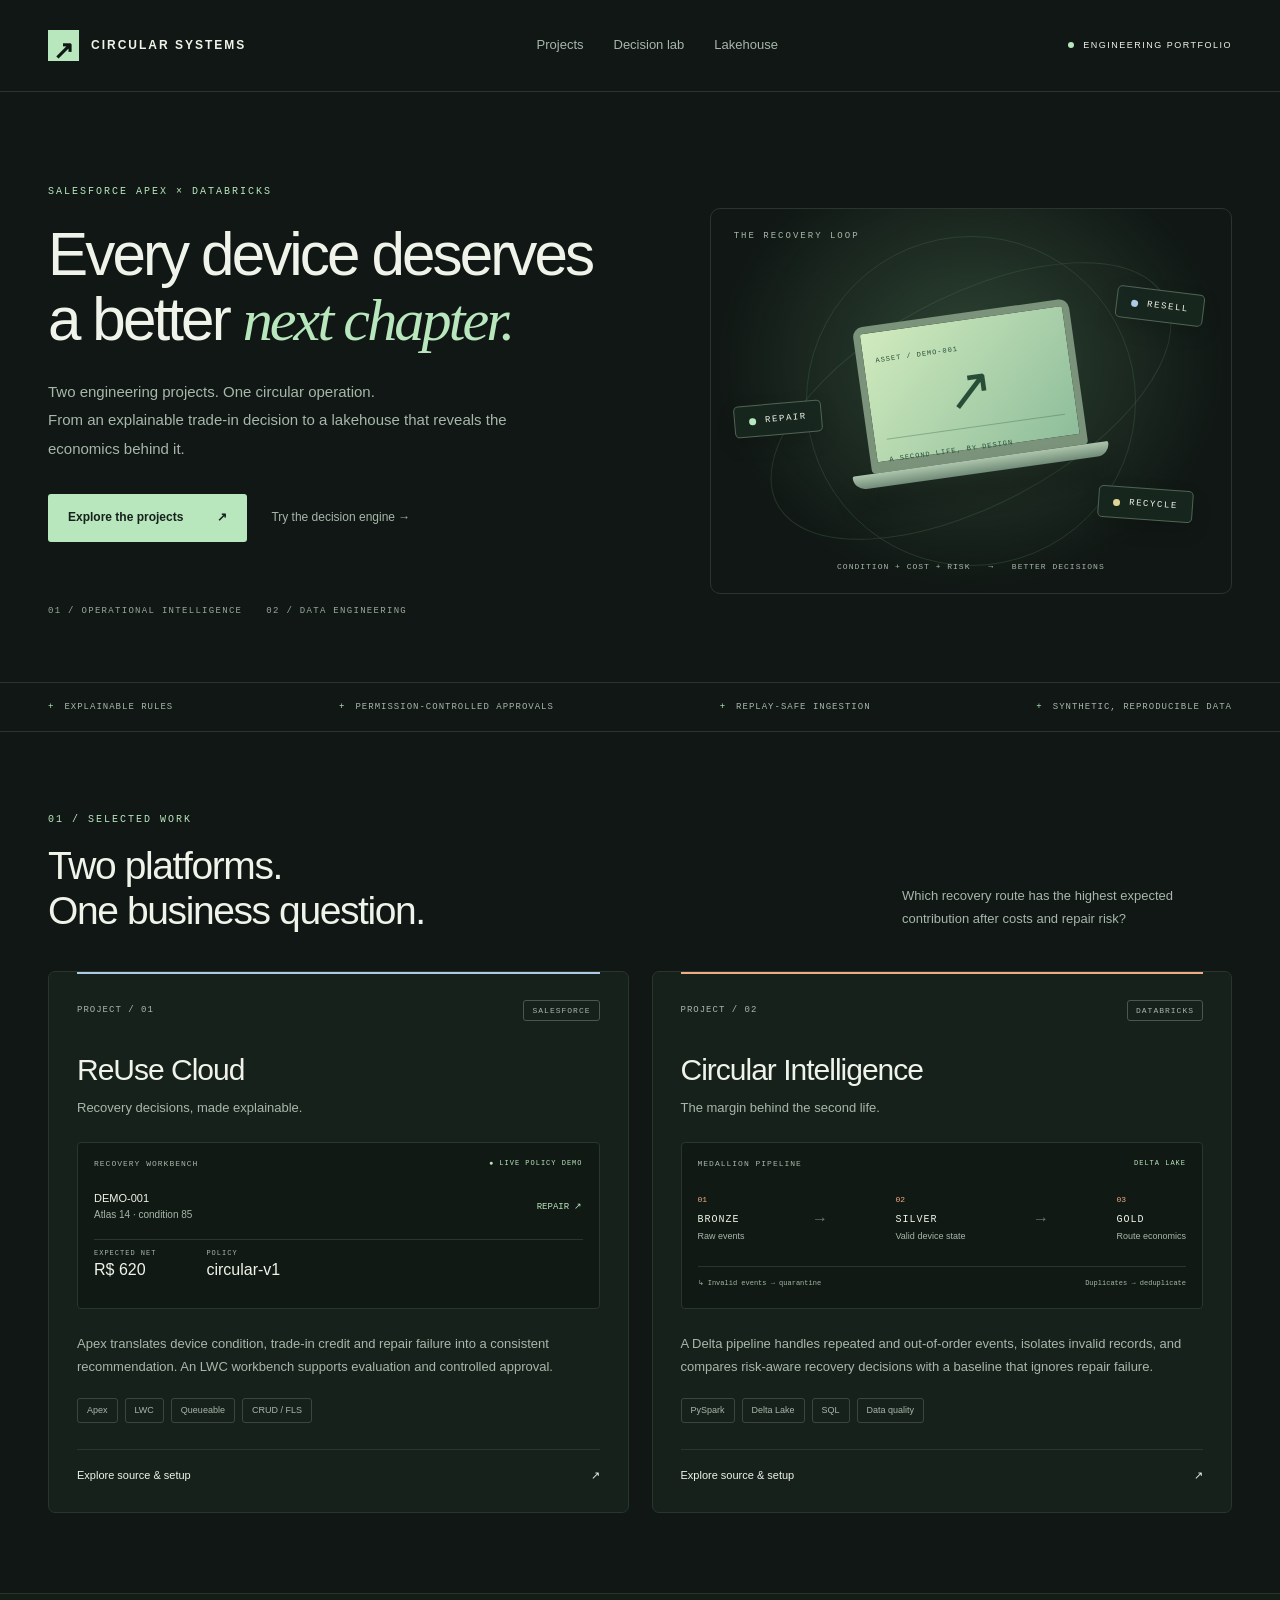
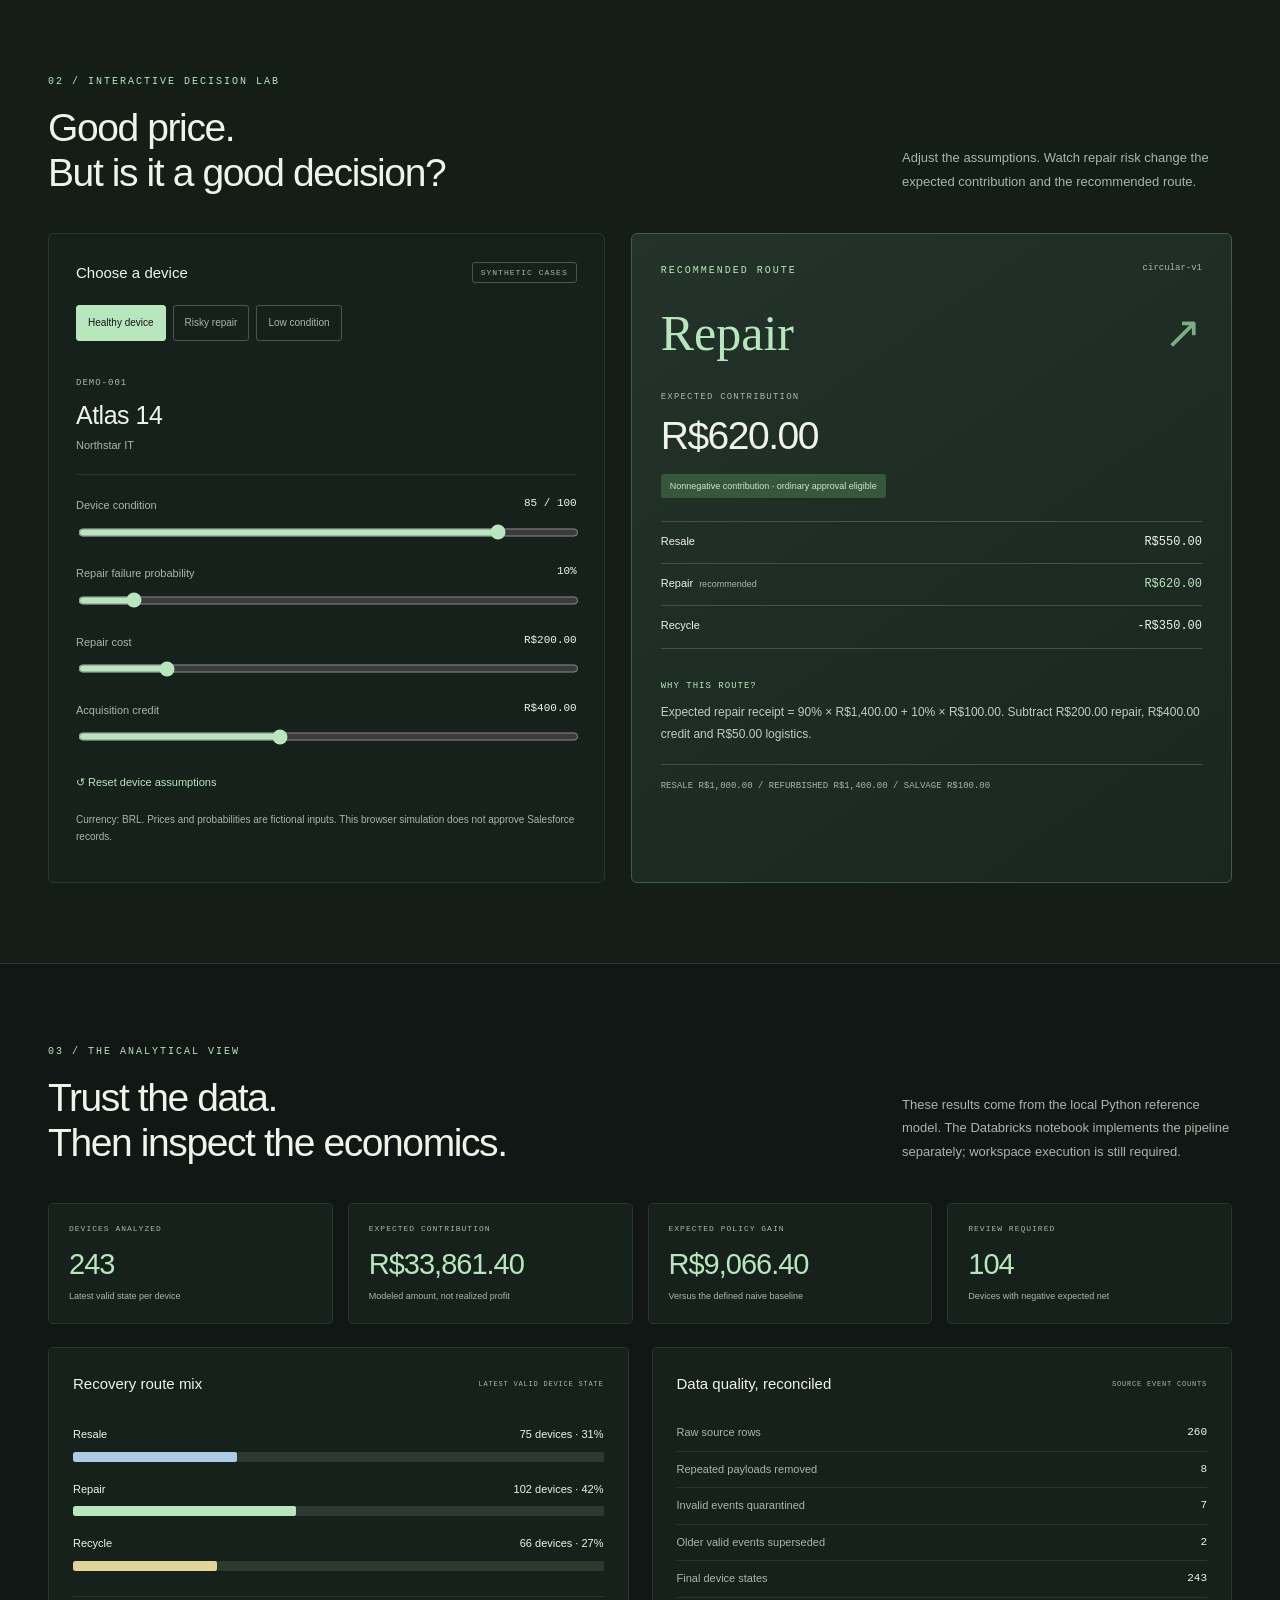
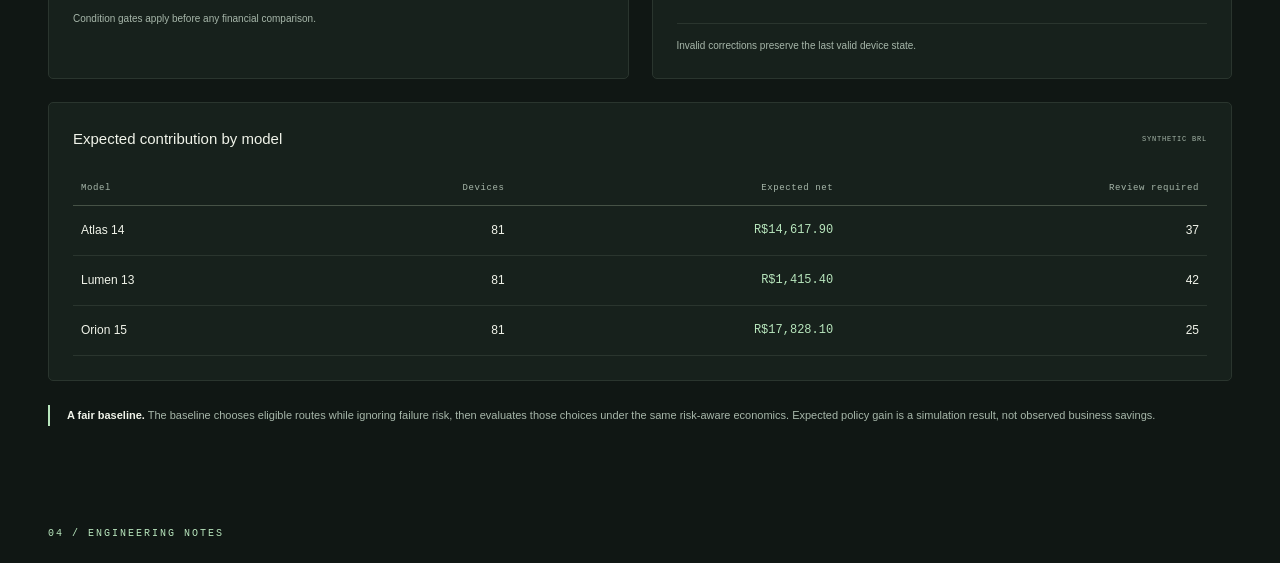
<file: docs/index.html>
<!doctype html><html lang="en"><head><meta charset="utf-8"><meta name="viewport" content="width=device-width, initial-scale=1"><meta http-equiv="refresh" content="0; url=demo/index.html"><title>ReUse Cloud — Demo</title></head><body><p><a href="demo/index.html">Open the interactive portfolio demo</a></p></body></html>
</file>
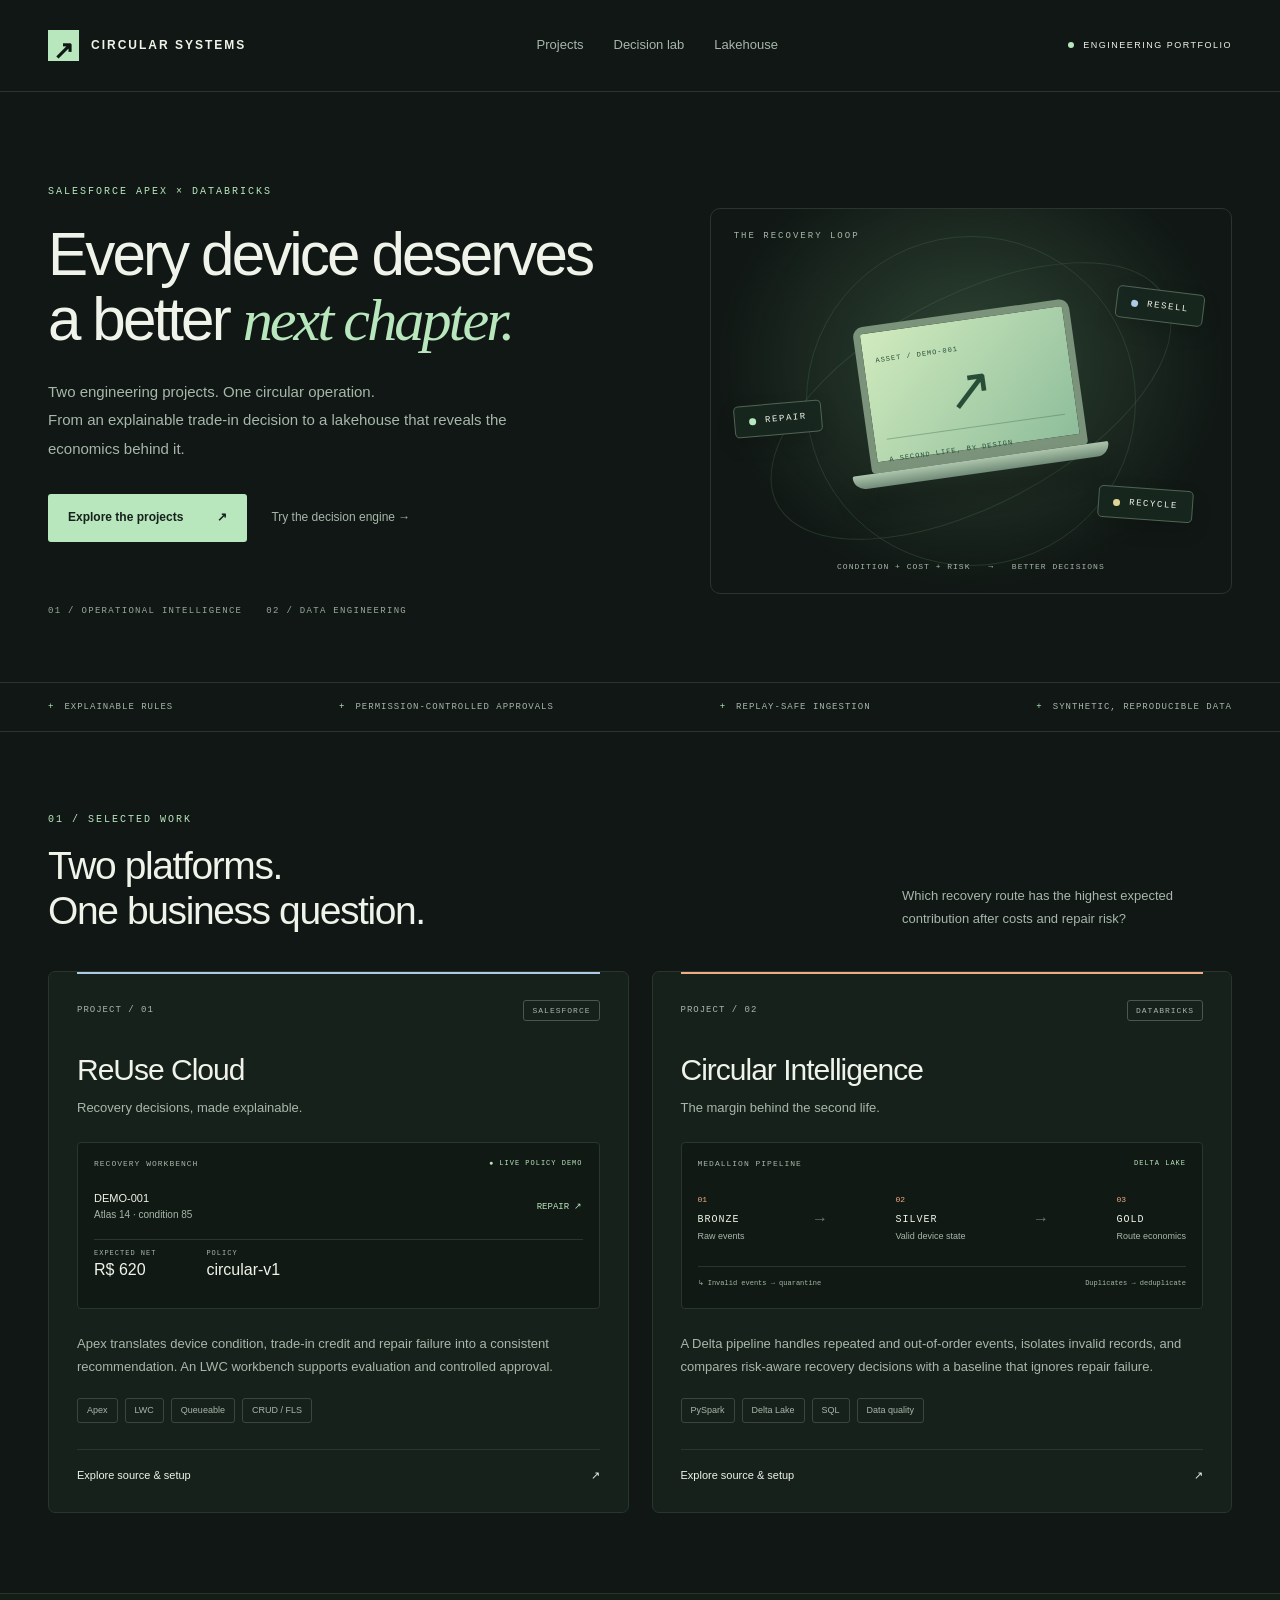
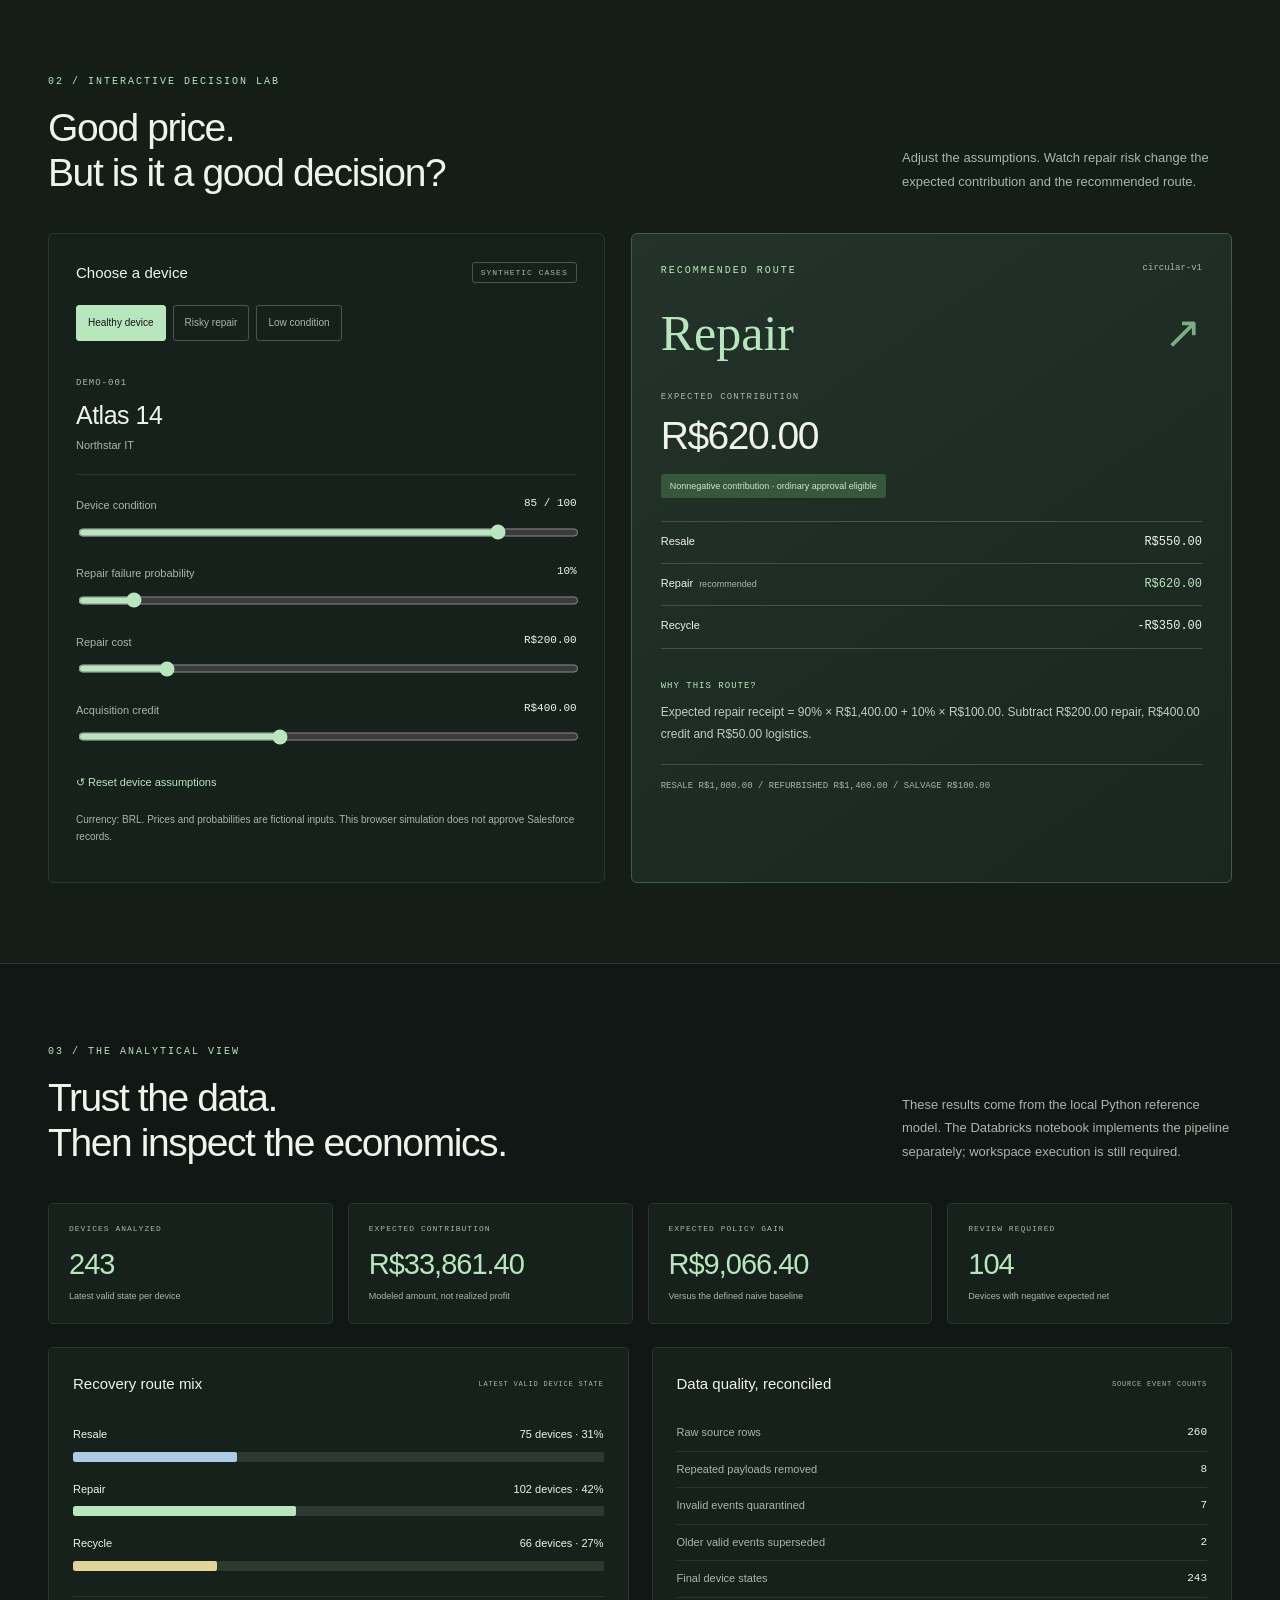
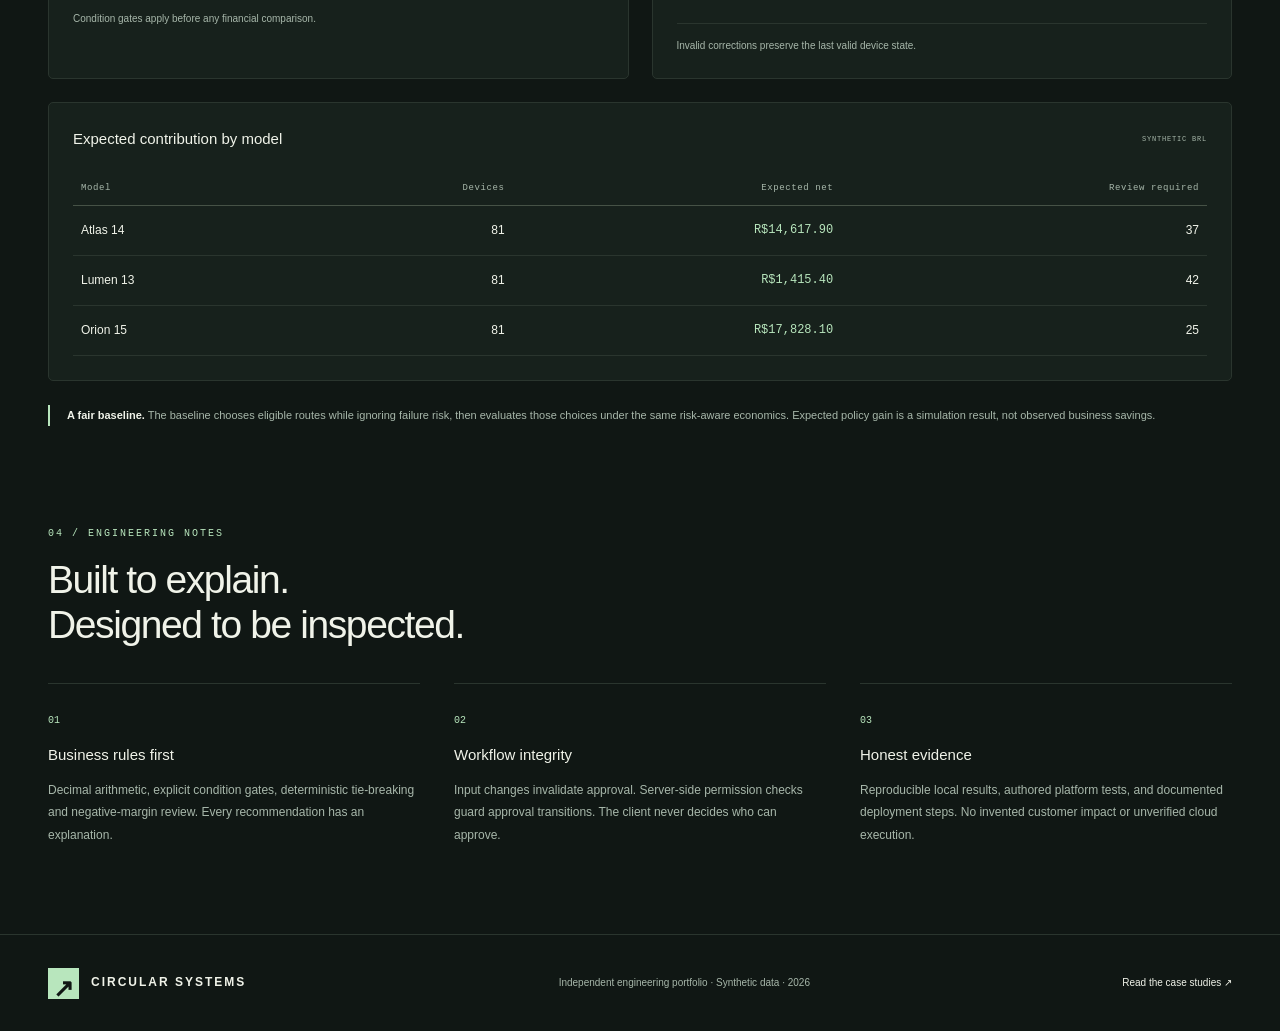
<file: docs/demo/index.html>
<!doctype html>
<html lang="en"><head><meta charset="UTF-8"><meta name="viewport" content="width=device-width, initial-scale=1"><title>ReUse Cloud — Portfolio Demo</title><link rel="stylesheet" href="styles.css"></head>
<body>
<header class="nav"><a class="brand" href="#home"><span class="brand-icon">↗</span> CIRCULAR SYSTEMS</a><nav aria-label="Main navigation"><a href="#projects">Projects</a><a href="#lab">Decision lab</a><a href="#lakehouse">Lakehouse</a></nav><span class="nav-note"><i></i> ENGINEERING PORTFOLIO</span></header>
<main>
<section id="home" class="hero"><div class="hero-copy"><div class="eyebrow">SALESFORCE APEX × DATABRICKS</div><h1>Every device deserves<br>a better <em>next chapter.</em></h1><p class="intro">Two engineering projects. One circular operation.<br>From an explainable trade-in decision to a lakehouse that reveals the economics behind it.</p><div class="hero-actions"><a class="button primary" href="#projects">Explore the projects <span>↗</span></a><a class="text-link" href="#lab">Try the decision engine →</a></div><div class="hero-foot">01 / OPERATIONAL INTELLIGENCE <span>02 / DATA ENGINEERING</span></div></div>
<div class="hero-art" aria-label="Conceptual equipment recovery decision diagram"><div class="orbit orbit-one"></div><div class="orbit orbit-two"></div><div class="art-label">THE RECOVERY LOOP</div><div class="device"><div class="device-screen"><span class="tiny">ASSET / DEMO-001</span><div class="screen-symbol">↗</div><div class="screen-line"></div><span class="tiny">A SECOND LIFE, BY DESIGN</span></div><div class="device-base"></div></div><div class="float-tag tag-a"><span class="dot blue"></span> RESELL</div><div class="float-tag tag-b"><span class="dot mint"></span> REPAIR</div><div class="float-tag tag-c"><span class="dot yellow"></span> RECYCLE</div><div class="art-bottom">CONDITION + COST + RISK <span>→</span> BETTER DECISIONS</div></div></section>
<section class="proof-strip" aria-label="Project principles"><span>EXPLAINABLE RULES</span><span>PERMISSION-CONTROLLED APPROVALS</span><span>REPLAY-SAFE INGESTION</span><span>SYNTHETIC, REPRODUCIBLE DATA</span></section>
<section id="projects" class="section"><div class="section-head"><div><div class="eyebrow">01 / SELECTED WORK</div><h2>Two platforms.<br>One business question.</h2></div><p>Which recovery route has the highest expected contribution after costs and repair risk?</p></div><div class="project-grid">
<article class="project-card salesforce"><div class="card-top"><span class="project-number">PROJECT / 01</span><span class="pill">SALESFORCE</span></div><h3>ReUse Cloud</h3><p class="card-subtitle">Recovery decisions, made explainable.</p><div class="mini-workbench"><div class="mini-top">RECOVERY WORKBENCH <span>● LIVE POLICY DEMO</span></div><div class="mini-row"><span>DEMO-001 <small>Atlas 14 · condition 85</small></span><strong class="mint-text">REPAIR ↗</strong></div><div class="mini-values"><div><small>EXPECTED NET</small><b>R$ 620</b></div><div><small>POLICY</small><b>circular-v1</b></div></div></div><p>Apex translates device condition, trade-in credit and repair failure into a consistent recommendation. An LWC workbench supports evaluation and controlled approval.</p><div class="chips"><span>Apex</span><span>LWC</span><span>Queueable</span><span>CRUD / FLS</span></div><a class="card-link" href="../../README.md">Explore source & setup <span>↗</span></a></article>
<article class="project-card databricks"><div class="card-top"><span class="project-number">PROJECT / 02</span><span class="pill">DATABRICKS</span></div><h3>Circular Intelligence</h3><p class="card-subtitle">The margin behind the second life.</p><div class="mini-lakehouse"><div class="mini-top">MEDALLION PIPELINE <span>DELTA LAKE</span></div><div class="layers"><div><span>01</span><b>BRONZE</b><small>Raw events</small></div><i>→</i><div><span>02</span><b>SILVER</b><small>Valid device state</small></div><i>→</i><div><span>03</span><b>GOLD</b><small>Route economics</small></div></div><div class="mini-quality"><span>↳ Invalid events → quarantine</span><span>Duplicates → deduplicate</span></div></div><p>A Delta pipeline handles repeated and out-of-order events, isolates invalid records, and compares risk-aware recovery decisions with a baseline that ignores repair failure.</p><div class="chips"><span>PySpark</span><span>Delta Lake</span><span>SQL</span><span>Data quality</span></div><a class="card-link" href="../RELATED-PROJECT.md">Explore source & setup <span>↗</span></a></article>
</div></section>
<section id="lab" class="section lab-section"><div class="section-head"><div><div class="eyebrow">02 / INTERACTIVE DECISION LAB</div><h2>Good price.<br>But is it a good decision?</h2></div><p>Adjust the assumptions. Watch repair risk change the expected contribution and the recommended route.</p></div><div class="lab-grid"><div class="controls"><div class="control-heading"><h3>Choose a device</h3><span class="pill">SYNTHETIC CASES</span></div><div class="case-buttons"><button data-case="DEMO-001" class="active" aria-pressed="true">Healthy device</button><button data-case="DEMO-002" aria-pressed="false">Risky repair</button><button data-case="DEMO-003" aria-pressed="false">Low condition</button></div><div class="asset-heading"><span id="asset-id">DEMO-001</span><h4 id="asset-name">Atlas 14</h4><p id="asset-supplier">Northstar IT</p></div><label class="slider-label" for="condition">Device condition <output id="condition-value">85 / 100</output></label><input type="range" id="condition" min="0" max="100" value="85"><label class="slider-label" for="failure">Repair failure probability <output id="failure-value">10%</output></label><input type="range" id="failure" min="0" max="100" value="10"><label class="slider-label" for="repair">Repair cost <output id="repair-value">R$ 200</output></label><input type="range" id="repair" min="0" max="1200" step="10" value="200"><label class="slider-label" for="credit">Acquisition credit <output id="credit-value">R$ 400</output></label><input type="range" id="credit" min="0" max="1000" step="10" value="400"><button class="reset-button" id="reset">↺ Reset device assumptions</button><p class="small-note">Currency: BRL. Prices and probabilities are fictional inputs. This browser simulation does not approve Salesforce records.</p></div>
<div class="decision-panel" aria-live="polite"><div class="decision-top"><span class="eyebrow">RECOMMENDED ROUTE</span><span class="policy-tag">circular-v1</span></div><div class="route-heading"><h3 id="winning-route">Repair</h3><span id="route-icon">↗</span></div><p class="net-label">EXPECTED CONTRIBUTION</p><div class="large-value" id="winning-net">R$ 620.00</div><div id="review-badge" class="review-badge">Nonnegative expected contribution</div><div class="route-comparison" id="route-comparison"></div><div class="formula-box"><span>WHY THIS ROUTE?</span><p id="explanation"></p></div><div class="input-facts" id="input-facts"></div></div></div></section>
<section id="lakehouse" class="section lake-section"><div class="section-head"><div><div class="eyebrow">03 / THE ANALYTICAL VIEW</div><h2>Trust the data.<br>Then inspect the economics.</h2></div><p>These results come from the local Python reference model. The Databricks notebook implements the pipeline separately; workspace execution is still required.</p></div><div class="metrics" id="metrics"></div><div class="analytics-grid"><article class="chart-panel"><div class="chart-heading"><h3>Recovery route mix</h3><span class="subtle">LATEST VALID DEVICE STATE</span></div><div class="route-bars" id="route-bars"></div><div class="chart-bottom">Condition gates apply before any financial comparison.</div></article><article class="chart-panel"><div class="chart-heading"><h3>Data quality, reconciled</h3><span class="subtle">SOURCE EVENT COUNTS</span></div><div class="quality-list" id="quality-list"></div><div class="chart-bottom">Invalid corrections preserve the last valid device state.</div></article></div><div class="table-panel"><div class="chart-heading"><h3>Expected contribution by model</h3><span class="subtle">SYNTHETIC BRL</span></div><div class="table-wrap"><table><caption class="sr-only">Expected contribution and manager review counts by model</caption><thead><tr><th scope="col">Model</th><th scope="col">Devices</th><th scope="col">Expected net</th><th scope="col">Review required</th></tr></thead><tbody id="model-table"></tbody></table></div></div><div class="baseline-note"><b>A fair baseline.</b> The baseline chooses eligible routes while ignoring failure risk, then evaluates those choices under the same risk-aware economics. Expected policy gain is a simulation result, not observed business savings.</div></section>
<section class="section build-section"><div><div class="eyebrow">04 / ENGINEERING NOTES</div><h2>Built to explain.<br>Designed to be inspected.</h2></div><div class="notes-grid"><article><span>01</span><h3>Business rules first</h3><p>Decimal arithmetic, explicit condition gates, deterministic tie-breaking and negative-margin review. Every recommendation has an explanation.</p></article><article><span>02</span><h3>Workflow integrity</h3><p>Input changes invalidate approval. Server-side permission checks guard approval transitions. The client never decides who can approve.</p></article><article><span>03</span><h3>Honest evidence</h3><p>Reproducible local results, authored platform tests, and documented deployment steps. No invented customer impact or unverified cloud execution.</p></article></div></section>
</main><footer><a class="brand" href="#home"><span class="brand-icon">↗</span> CIRCULAR SYSTEMS</a><p>Independent engineering portfolio · Synthetic data · 2026</p><a href="../CASE-STUDY.md">Read the case studies ↗</a></footer><script src="data.js"></script><script src="app.js"></script></body></html>
</file>
<file: docs/demo/styles.css>
@charset "UTF-8";
:root{--bg:#101714;--panel:#17211c;--line:#2a352e;--text:#f0f3e9;--muted:#a7b7aa;--mint:#b8e6bd;--yellow:#dfd597;--blue:#accce5;--orange:#efac85}*{box-sizing:border-box}html{scroll-behavior:smooth;scroll-padding-top:26px}body{margin:0;background:var(--bg);color:var(--text);font-family:Arial,Helvetica,sans-serif;line-height:1.6}a{color:inherit;text-decoration:none}button,input{font:inherit}button,a,input{touch-action:manipulation}button:focus-visible,a:focus-visible,input:focus-visible{outline:2px solid var(--mint);outline-offset:5px}button{cursor:pointer}.nav,main,footer{max-width:1320px;margin:auto}.nav{display:flex;align-items:center;justify-content:space-between;padding:30px 48px;border-bottom:1px solid var(--line);gap:24px}.brand{display:flex;align-items:center;gap:12px;font-weight:700;font-size:12px;letter-spacing:2px;white-space:nowrap}.brand-icon{display:grid;place-items:center;background:var(--mint);color:var(--bg);width:31px;height:31px;font-size:25px;letter-spacing:0}.nav nav{display:flex;gap:30px;font-size:13px;color:var(--muted)}.nav nav a:hover{color:var(--mint)}.nav-note{font-size:9px;letter-spacing:1.5px;display:flex;gap:9px;align-items:center}.nav-note i{width:6px;height:6px;background:var(--mint);border-radius:50%}.hero{display:grid;grid-template-columns:1.2fr 1fr;gap:35px;padding:92px 48px 64px;align-items:center}.eyebrow{font-family:Consolas,monospace;font-size:10px;letter-spacing:2px;color:var(--mint);font-weight:500}h1{font-size:clamp(38px,4.7vw,65px);line-height:1.08;letter-spacing:-2.9px;font-weight:500;margin:23px 0 25px}h1 em{font-family:Georgia,serif;color:var(--mint);font-weight:400}p{color:var(--muted)}.intro{font-size:15px;line-height:1.9;max-width:510px}.hero-actions{display:flex;align-items:center;gap:24px;margin:31px 0 62px;flex-wrap:wrap}.button{display:inline-flex;gap:34px;padding:14px 20px;font-size:12px;font-weight:600;border-radius:3px}.primary{background:var(--mint);color:#17211c}.primary:hover{background:#d0f4d4}.text-link{font-size:12px;color:var(--muted)}.hero-foot{font-family:Consolas,monospace;font-size:9px;letter-spacing:1.3px;color:#98aa9a;display:flex;gap:24px;flex-wrap:wrap}.hero-art{height:386px;position:relative;overflow:hidden;background:radial-gradient(ellipse at 50% 40%,#2e4534,transparent 69%);border:1px solid var(--line);border-radius:10px}.orbit{position:absolute;border:1px solid #42614766;border-radius:50%;width:330px;height:330px;left:50%;top:50%;transform:translate(-50%,-50%)}.orbit-two{width:440px;height:210px;transform:translate(-50%,-50%) rotate(-28deg)}.art-label{position:absolute;top:22px;left:23px;font:9px Consolas,monospace;letter-spacing:2px;color:var(--muted)}.device{position:absolute;left:50%;top:48%;transform:translate(-50%,-50%) rotate(-8deg);width:218px}.device-screen{height:147px;border:7px solid #7b927b;border-bottom-width:11px;border-radius:10px 10px 4px 4px;background:linear-gradient(135deg,#d1ebbe,#8ebd9b);color:#294e38;padding:12px}.tiny{font:7px Consolas,monospace;letter-spacing:1px}.screen-symbol{font-size:57px;line-height:1.1;text-align:center}.screen-line{height:1px;background:#456d4966;margin:7px 0 4px}.device-base{height:14px;width:258px;background:linear-gradient(#adc5ab,#708b78);margin-left:-20px;border-radius:2px 2px 14px 14px;box-shadow:0 20px 22px #0004}.float-tag{position:absolute;font:9px Consolas,monospace;letter-spacing:1.6px;border:1px solid #506454;background:#17271ef0;padding:10px 14px;border-radius:5px;display:flex;align-items:center;gap:9px;box-shadow:0 8px 20px #0002}.tag-a{top:81px;right:27px;transform:rotate(7deg)}.tag-b{left:23px;top:194px;transform:rotate(-5deg)}.tag-c{bottom:73px;right:38px;transform:rotate(4deg)}.dot{width:7px;height:7px;border-radius:50%;display:inline-block}.blue{background:var(--blue)}.mint{background:var(--mint)}.yellow{background:var(--yellow)}.art-bottom{position:absolute;bottom:22px;left:0;right:0;text-align:center;font:8px Consolas,monospace;letter-spacing:1px;color:var(--muted)}.art-bottom span{margin:0 12px;color:var(--mint)}.proof-strip{display:flex;justify-content:space-between;gap:18px;border-top:1px solid var(--line);border-bottom:1px solid var(--line);padding:19px 48px;font:9px Consolas,monospace;letter-spacing:1px;color:var(--muted);flex-wrap:wrap}.proof-strip span:before{content:'+';margin-right:10px;color:var(--mint)}.section{padding:80px 48px}.section-head{display:flex;justify-content:space-between;align-items:flex-end;gap:50px;margin-bottom:37px}h2{font-size:39px;font-weight:400;line-height:1.15;letter-spacing:-1.4px;margin:16px 0 0}.section-head>p{font-size:13px;max-width:330px;line-height:1.8;margin-bottom:3px}.project-grid{display:grid;grid-template-columns:1fr 1fr;gap:23px}.project-card{border:1px solid var(--line);background:var(--panel);border-radius:7px;padding:28px;position:relative}.project-card:before{content:'';position:absolute;top:0;left:28px;right:28px;height:2px;background:var(--blue)}.project-card.databricks:before{background:var(--orange)}.card-top{display:flex;justify-content:space-between;align-items:center}.project-number{font:9px Consolas,monospace;letter-spacing:1px;color:var(--muted)}.pill{font:8px Consolas,monospace;letter-spacing:1px;border:1px solid #4a574b;padding:5px 8px;border-radius:3px;color:var(--muted)}.project-card h3{font-size:30px;letter-spacing:-1px;margin:25px 0 0;font-weight:400}.card-subtitle{font-size:13px;margin:4px 0 23px}.mini-workbench,.mini-lakehouse{background:#101913;border:1px solid var(--line);border-radius:4px;min-height:167px;padding:16px;margin-bottom:23px}.mini-top{display:flex;justify-content:space-between;gap:12px;font:8px Consolas,monospace;letter-spacing:1px;color:var(--muted)}.mini-top span{color:var(--mint);font-size:7px}.mini-row{display:flex;align-items:center;justify-content:space-between;margin:22px 0 16px;font-size:11px}.mini-row small{display:block;font-size:10px;color:var(--muted)}.mini-row strong{font:9px Consolas,monospace}.mint-text{color:var(--mint)}.mini-values{display:flex;gap:50px;border-top:1px solid var(--line);padding-top:9px}.mini-values small{display:block;font:7px Consolas,monospace;color:var(--muted);letter-spacing:1px}.mini-values b{font-size:16px;font-weight:400}.layers{display:flex;align-items:center;justify-content:space-between;gap:8px;margin:27px 0 23px}.layers div span{display:block;font:8px Consolas,monospace;color:var(--orange)}.layers b{font:10px Consolas,monospace;letter-spacing:1px}.layers small{display:block;font-size:9px;color:var(--muted)}.layers i{color:#6a796c;font-style:normal}.mini-quality{font:7px Consolas,monospace;color:var(--muted);display:flex;justify-content:space-between;border-top:1px solid var(--line);padding-top:12px;gap:10px}.project-card>p:not(.card-subtitle){font-size:13px;line-height:1.8;margin-bottom:20px}.chips{display:flex;gap:7px;flex-wrap:wrap}.chips span{font-size:9px;border:1px solid #3b473e;padding:4px 9px;border-radius:3px;color:var(--muted)}.card-link{display:flex;justify-content:space-between;border-top:1px solid var(--line);margin-top:26px;padding-top:17px;font-size:11px}.card-link:hover{color:var(--mint)}.lab-section{background:#141e17;border-top:1px solid var(--line);border-bottom:1px solid var(--line)}.lab-grid{display:grid;grid-template-columns:1fr 1.08fr;gap:26px}.controls{border:1px solid var(--line);padding:27px;border-radius:6px;background:#17211b}.control-heading{display:flex;align-items:center;justify-content:space-between;gap:10px}.control-heading h3{font-size:15px;margin:0;font-weight:400}.case-buttons{display:flex;gap:7px;margin:20px 0 26px}.case-buttons button{background:transparent;color:var(--muted);font-size:10px;border:1px solid #48564b;border-radius:3px;padding:9px 11px}.case-buttons button.active{background:var(--mint);color:var(--bg);border-color:var(--mint)}.asset-heading{padding-bottom:20px;border-bottom:1px solid var(--line);margin-bottom:22px}.asset-heading span{font:9px Consolas,monospace;letter-spacing:1px;color:var(--muted)}.asset-heading h4{font-size:25px;margin:2px 0;font-weight:400;letter-spacing:-.5px}.asset-heading p{margin:0;font-size:11px}.slider-label{display:flex;justify-content:space-between;gap:8px;font-size:11px;color:var(--muted);margin:14px 0 4px}.slider-label output{color:var(--text);font:11px Consolas,monospace}input[type=range]{width:100%;accent-color:var(--mint);height:23px;cursor:pointer}.reset-button{border:0;background:transparent;color:var(--mint);font-size:11px;padding:0;margin-top:18px}.small-note{font-size:10px;line-height:1.7;margin-top:18px}.decision-panel{padding:29px;border:1px solid #435a43;border-radius:6px;background:linear-gradient(145deg,#233329,#19271e)}.decision-top{display:flex;justify-content:space-between;gap:10px}.policy-tag{font:9px Consolas,monospace;color:var(--muted)}.route-heading{display:flex;justify-content:space-between;align-items:center;margin:18px 0 4px}.route-heading h3{font-family:Georgia,serif;font-size:50px;line-height:1.2;font-weight:400;margin:0;color:var(--mint)}.route-heading>span{font-size:45px;color:#7aaf86}.net-label{font:9px Consolas,monospace;letter-spacing:1.2px;margin-top:23px}.large-value{font-size:39px;letter-spacing:-1.5px;line-height:1.3}.review-badge{display:inline-block;background:#36573c;color:#d0e5ce;border-radius:3px;font-size:9px;padding:5px 9px;margin:12px 0 23px}.review-badge.warning{background:#604733;color:#ffdeb4}.route-comparison{border-top:1px solid #425345}.comparison-row{display:flex;justify-content:space-between;gap:16px;padding:11px 0;border-bottom:1px solid #425345;font-size:11px}.comparison-row b{font-family:Consolas,monospace;font-size:12px;font-weight:400}.comparison-row small{color:var(--muted);font-size:9px;display:inline-block;margin-left:6px}.comparison-row.ineligible{opacity:.56}.formula-box{margin-top:21px}.formula-box>span{font:9px Consolas,monospace;color:var(--mint);letter-spacing:1px}.formula-box p{font-size:12px;line-height:1.8;margin:7px 0 0;color:#bfcec1}.input-facts{border-top:1px solid #425345;display:flex;gap:18px;flex-wrap:wrap;font:9px Consolas,monospace;color:var(--muted);margin-top:19px;padding-top:16px}.metrics{display:grid;grid-template-columns:repeat(4,1fr);gap:15px;margin-bottom:23px}.metric{border:1px solid var(--line);border-radius:5px;padding:20px;background:var(--panel)}.metric small{display:block;font:8px Consolas,monospace;letter-spacing:1px;color:var(--muted)}.metric b{display:block;font-weight:400;font-size:29px;letter-spacing:-1px;margin:8px 0 1px;color:var(--mint)}.metric p{font-size:9px;margin:0}.analytics-grid{display:grid;grid-template-columns:1fr 1fr;gap:23px}.chart-panel,.table-panel{border:1px solid var(--line);background:var(--panel);border-radius:5px;padding:24px}.chart-heading{display:flex;justify-content:space-between;gap:14px;align-items:center}.chart-heading h3{font-weight:400;font-size:15px;margin:0}.subtle{font:7px Consolas,monospace;letter-spacing:.8px;color:var(--muted)}.route-bars{margin-top:30px}.bar-row{margin:0 0 19px}.bar-label{display:flex;justify-content:space-between;font-size:11px;margin-bottom:8px}.bar-track{height:10px;background:#2b392e;border-radius:2px;overflow:hidden}.bar-fill{height:100%;border-radius:2px}.chart-bottom{font-size:10px;color:var(--muted);border-top:1px solid var(--line);padding-top:14px;margin-top:25px}.quality-list{margin-top:19px}.quality-row{display:flex;justify-content:space-between;border-bottom:1px solid var(--line);padding:9px 0;font-size:11px}.quality-row span{color:var(--muted)}.quality-row b{font-family:Consolas,monospace;font-weight:400}.table-panel{margin-top:23px}.table-wrap{overflow:auto}table{width:100%;border-collapse:collapse;font-size:12px;margin-top:20px;text-align:left}th{font:9px Consolas,monospace;letter-spacing:.6px;color:var(--muted);padding:12px 8px;border-bottom:1px solid #465246}td{padding:15px 8px;border-bottom:1px solid var(--line)}th:not(:first-child),td:not(:first-child){text-align:right}td:nth-child(3){color:var(--mint);font-family:Consolas,monospace}.baseline-note{border-left:2px solid var(--mint);padding:0 0 0 17px;font-size:11px;line-height:1.9;color:var(--muted);margin-top:24px}.baseline-note b{color:var(--text)}.build-section{padding-top:20px;padding-bottom:75px}.notes-grid{display:grid;grid-template-columns:repeat(3,1fr);gap:34px;margin-top:35px}.notes-grid article{border-top:1px solid var(--line);padding-top:21px}.notes-grid span{font:10px Consolas,monospace;color:var(--mint)}.notes-grid h3{font-size:15px;font-weight:400;margin:12px 0}.notes-grid p{font-size:12px;line-height:1.9}footer{border-top:1px solid var(--line);padding:30px 48px;display:flex;align-items:center;justify-content:space-between;gap:20px}footer p,footer>a:last-child{font-size:10px}.sr-only{position:absolute;width:1px;height:1px;padding:0;margin:-1px;overflow:hidden;clip:rect(0,0,0,0);white-space:nowrap;border:0}@media(min-width:1450px){.hero{padding-top:110px;padding-bottom:80px}}@media(max-width:1000px){.nav-note{display:none}.nav,footer{padding:24px 28px}.hero{padding:64px 28px 48px;gap:24px}h1{font-size:46px}.hero-art{height:350px}.section{padding:60px 28px}.proof-strip{padding:18px 28px}.hero-actions{gap:18px}.project-card{padding:22px}.metrics{grid-template-columns:repeat(2,1fr)}.mini-top{letter-spacing:.4px}.section-head>p{max-width:300px}h2{font-size:34px}.subtle{font-size:6px}.case-buttons{flex-wrap:wrap}.comparison-row small{display:block;margin-left:0}.build-section{padding-top:15px}}@media(max-width:720px){.nav{gap:15px}.nav nav{gap:14px;font-size:10px}.brand{font-size:9px;letter-spacing:1px}.hero{grid-template-columns:1fr;padding-top:50px}.hero-art{height:330px;max-width:500px;width:100%;margin:0 auto}.hero-foot{margin-bottom:0;font-size:8px}.hero-actions{margin-bottom:34px}h1{font-size:46px;letter-spacing:-2px}.section-head{display:block}.section-head>p{max-width:none;margin-top:20px}.project-grid,.lab-grid,.analytics-grid{grid-template-columns:1fr}.notes-grid{grid-template-columns:1fr;gap:12px}.proof-strip{gap:12px;font-size:8px}.project-card{padding:25px}.decision-panel,.controls{padding:24px}.section{padding:50px 22px}.hero,.nav{padding-left:22px;padding-right:22px}.chart-heading{flex-wrap:wrap}.metric{padding:17px}.metric b{font-size:26px}.table-panel,.chart-panel{padding:20px}.large-value{font-size:38px}footer{flex-wrap:wrap;padding:25px 22px}footer p{margin:0}.build-section{padding-top:5px}table{font-size:10px}.mini-top span{font-size:6px}h2{font-size:33px}}@media(prefers-reduced-motion:reduce){html{scroll-behavior:auto}}
</file>
